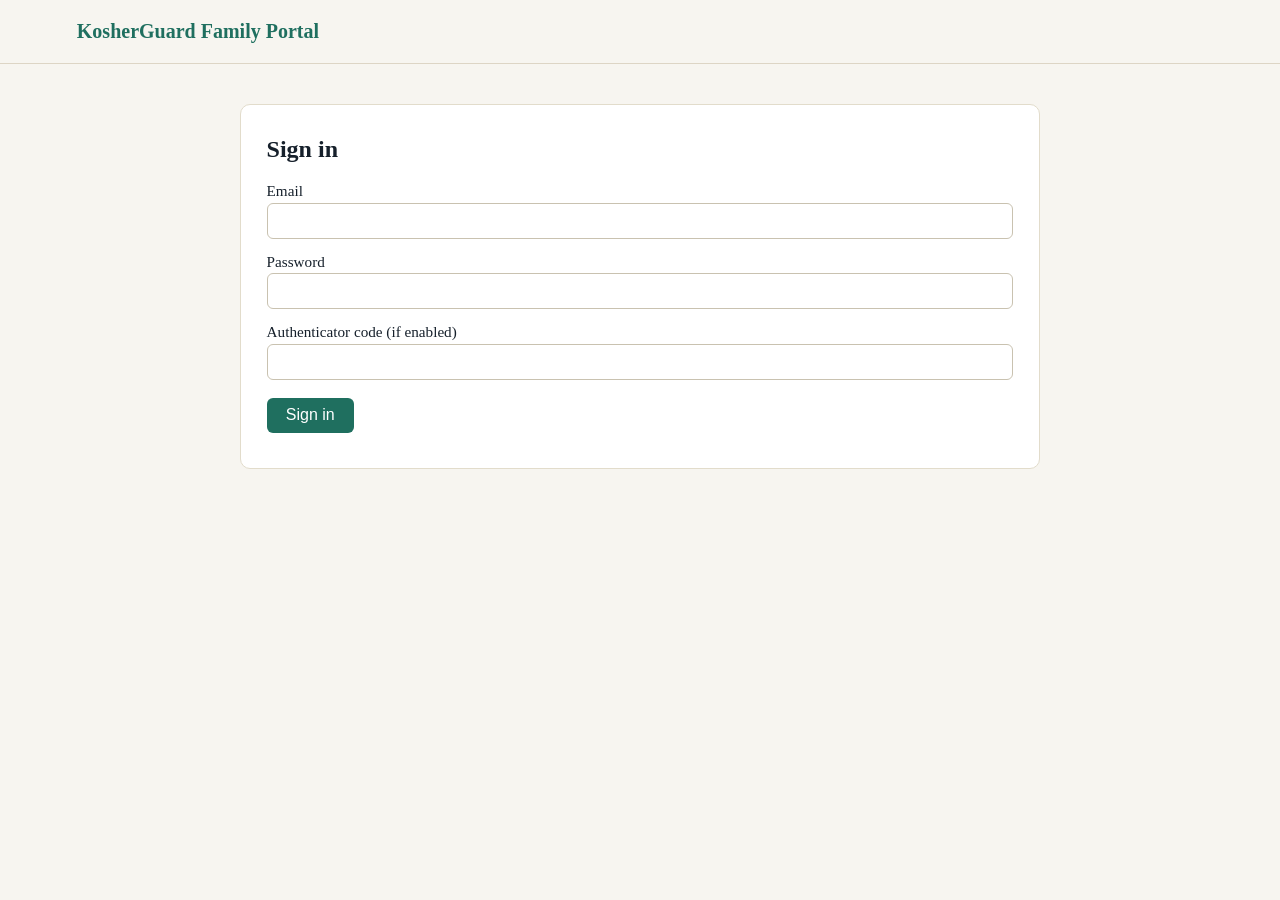
<file: portal/index.html>
<!DOCTYPE html>
<html lang="en">
<head>
<meta charset="utf-8">
<meta name="viewport" content="width=device-width, initial-scale=1">
<title>KosherGuard Family Portal</title>
<style>
:root { --ink:#16202b; --accent:#1f6f5f; --paper:#f7f5f0; }
* { box-sizing: border-box; margin: 0; }
body { font-family: Georgia, serif; color: var(--ink); background: var(--paper); line-height: 1.55; }
header { padding: 1rem 6vw; border-bottom: 1px solid #ddd5c5; display:flex; justify-content:space-between; }
.logo { font-weight: bold; color: var(--accent); font-size: 1.25rem; }
main { max-width: 52rem; margin: 2.5rem auto; padding: 0 1rem; }
.panel { background:#fff; border:1px solid #e2dccb; border-radius:10px; padding:1.6rem; margin-bottom:1.4rem; }
label { display:block; margin:.7rem 0 .2rem; font-size:.95rem; }
input, select, textarea { width:100%; padding:.5rem; border:1px solid #c9c2b0; border-radius:6px; font-size:1rem; font-family:inherit; }
button { background:var(--accent); color:#fff; border:0; padding:.55rem 1.2rem; border-radius:6px; font-size:1rem; margin-top:.9rem; cursor:pointer; }
button.small { padding:.2rem .6rem; font-size:.85rem; margin-top:0; }
button.reject { background:#8a3b3b; }
table { width:100%; border-collapse:collapse; margin-top:.8rem; }
th, td { text-align:left; padding:.45rem .3rem; border-bottom:1px solid #eee5d3; font-size:.95rem; }
.error { color:#a33; margin-top:.6rem; }
.note { color:#6b6353; font-size:.85rem; margin-top:.4rem; }
.badge { display:inline-block; padding:.05rem .5rem; border-radius:8px; font-size:.8rem; background:#e7efe9; }
.sched { font-size:.9rem; color:#3d4650; margin:.15rem 0 0 1rem; }
.hidden { display:none; }
</style>
</head>
<body>
<header><div class="logo">KosherGuard Family Portal</div><div id="who"></div></header>
<main>
  <section class="panel" id="login-panel">
    <h2>Sign in</h2>
    <form id="login-form">
      <label>Email <input id="email" type="email" required autocomplete="username"></label>
      <label>Password <input id="password" type="password" required autocomplete="current-password"></label>
      <label>Authenticator code (if enabled) <input id="totp" inputmode="numeric" autocomplete="one-time-code"></label>
      <button type="submit">Sign in</button>
      <div class="error" id="login-error"></div>
    </form>
  </section>
  <section class="panel hidden" id="devices-panel">
    <h2>Your devices</h2>
    <table id="devices"><thead><tr>
      <th>Name</th><th>State</th><th>Enrollment</th><th>Check-in history</th>
      <th>Reported vs published</th><th>Last policy/command receipt</th>
      <th>Command status (latest)</th>
    </tr></thead><tbody></tbody></table>
    <p class="note">Check-in history comes from stored device check-ins, not live presence.
    Policy/command receipts count only DDM status reports or command
    acknowledgements: a check-in alone does not create one. Command status is
    the server's command ledger only; the actual APNs push lifecycle is
    not observed by this server and is reported as unavailable. The
    server does not verify actual on-device enforcement.</p>
  </section>
  <section class="panel hidden" id="policies-panel">
    <h2>Family policies</h2>
    <p id="permitted" class="note"></p>
    <div id="policies"></div>
  </section>
  <section class="panel hidden" id="exceptions-panel">
    <h2>Exception requests</h2>
    <form id="exception-form">
      <label>Kind
        <select id="ex-kind">
          <option value="allow_domains">Allow specific domains</option>
          <option value="disable_policy">Temporarily disable policy (owner only)</option>
        </select>
      </label>
      <label>Applies to
        <select id="ex-scope">
          <option value="device">One device</option>
          <option value="group">A device group</option>
        </select>
      </label>
      <label id="ex-device-row">Device <select id="ex-device"></select></label>
      <label id="ex-group-row" class="hidden">Group <select id="ex-group"></select></label>
      <label id="ex-domains-row">Domains (one per line)
        <textarea id="ex-domains" rows="2" placeholder="example.com"></textarea></label>
      <label>Reason <input id="ex-reason" required maxlength="500"></label>
      <label>Duration (minutes, 5-10080) <input id="ex-duration" type="number" min="5" max="10080" value="120" required></label>
      <button type="submit">Request exception</button>
      <div class="error" id="ex-error"></div>
    </form>
    <table id="exceptions"><thead><tr>
      <th>What</th><th>Reason</th><th>Duration</th><th>Requested by</th>
      <th>Status</th><th></th>
    </tr></thead><tbody></tbody></table>
    <p class="note">A pending request changes nothing. Only an owner, or
    a guardian within their delegated limits, can approve a request into
    a live exception; every decision is audited.</p>
  </section>
  <section class="panel hidden" id="support-panel">
    <h2>Support</h2>
    <form id="support-form">
      <label>Topic
        <select id="support-kind">
          <option value="general">General question</option>
          <option value="account_recovery">Account recovery</option>
          <option value="enrollment_assistance">Enrollment assistance</option>
          <option value="connectivity_troubleshooting">Device connectivity troubleshooting</option>
          <option value="policy_change">Policy-change request</option>
        </select>
      </label>
      <label>Subject <input id="support-subject" required maxlength="200"></label>
      <label>Details <textarea id="support-body" rows="3" required></textarea></label>
      <button type="submit">Send support request</button>
      <div id="support-msg"></div>
    </form>
    <table id="support-requests"><thead><tr><th>Subject</th><th>Status</th></tr></thead><tbody></tbody></table>
  </section>
  <section class="panel hidden" id="signout-panel">
    <button id="signout">Sign out</button>
  </section>
</main>
<script src="/portal/app.js"></script>
</body>
</html>
</file>
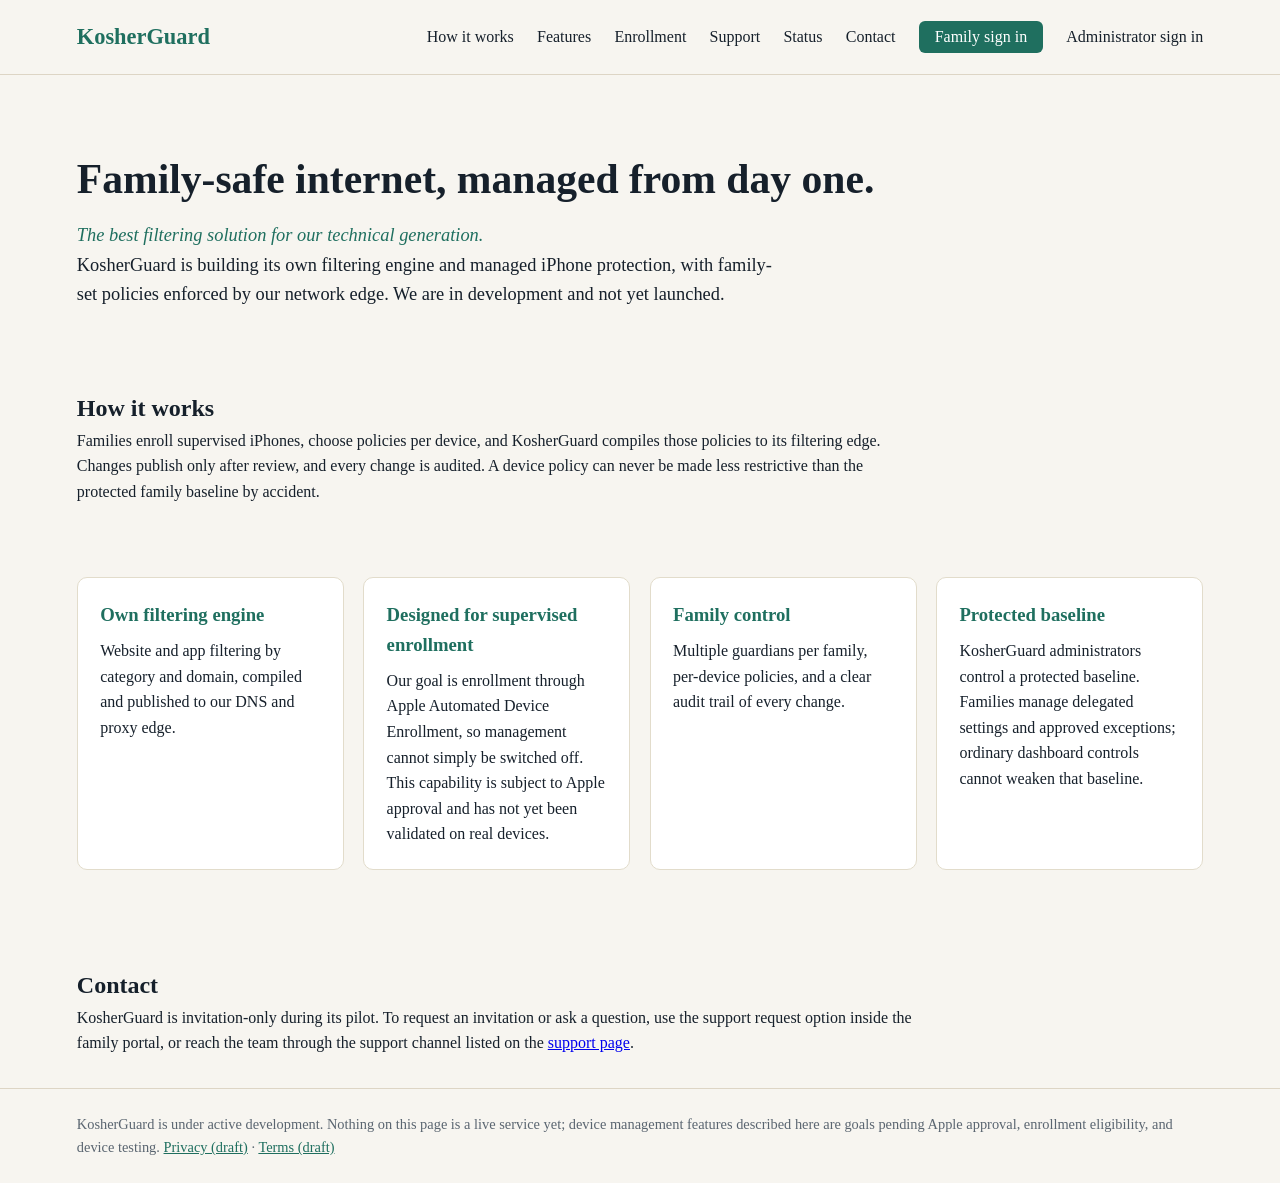
<file: website/index.html>
<!DOCTYPE html>
<html lang="en">
<head>
<meta charset="utf-8">
<meta name="viewport" content="width=device-width, initial-scale=1">
<title>KosherGuard - The best filtering solution for our technical generation</title>
<style>
:root { --ink:#16202b; --accent:#1f6f5f; --paper:#f7f5f0; }
* { box-sizing: border-box; margin: 0; }
body { font-family: Georgia, 'Times New Roman', serif; color: var(--ink); background: var(--paper); line-height: 1.6; }
header { padding: 1.2rem 6vw; display: flex; justify-content: space-between; align-items: center; border-bottom: 1px solid #ddd5c5; flex-wrap: wrap; gap: .6rem; }
.logo { font-size: 1.4rem; font-weight: bold; color: var(--accent); }
nav a { margin-left: 1.2rem; color: var(--ink); text-decoration: none; }
nav a.cta { background: var(--accent); color: #fff; padding: .45rem 1rem; border-radius: 6px; white-space: nowrap; }
@media (max-width: 640px) {
  header { flex-direction: column; align-items: flex-start; }
  nav { display: flex; flex-wrap: wrap; gap: .6rem 1rem; }
  nav a { margin-left: 0; }
}
.hero { padding: 5rem 6vw 3rem; max-width: 62rem; }
.hero h1 { font-size: 2.6rem; line-height: 1.2; margin-bottom: 1rem; }
.hero p { font-size: 1.15rem; max-width: 44rem; }
.tagline { color: var(--accent); font-style: italic; }
.cards { display: grid; grid-template-columns: repeat(auto-fit, minmax(240px,1fr)); gap: 1.2rem; padding: 2.5rem 6vw 4rem; }
.card { background: #fff; border: 1px solid #e2dccb; border-radius: 10px; padding: 1.4rem; }
.card h3 { color: var(--accent); margin-bottom: .5rem; }
section.block { padding: 2rem 6vw; max-width: 62rem; }
footer { padding: 1.5rem 6vw; border-top: 1px solid #ddd5c5; font-size: .9rem; color: #5a6570; }
footer a { color: var(--accent); }
</style>
</head>
<body>
<header>
  <div class="logo">KosherGuard</div>
  <nav>
    <a href="#how-it-works">How it works</a>
    <a href="#features">Features</a>
    <a href="enrollment.html">Enrollment</a>
    <a href="support.html">Support</a>
    <a href="status.html">Status</a>
    <a href="#contact">Contact</a>
    <a class="cta" href="/portal/">Family sign in</a>
    <a href="/web/">Administrator sign in</a>
  </nav>
</header>
<section class="hero" id="how">
  <h1>Family-safe internet, managed from day one.</h1>
  <p class="tagline">The best filtering solution for our technical generation.</p>
  <p>KosherGuard is building its own filtering engine and managed iPhone
  protection, with family-set policies enforced by our network edge.
  We are in development and not yet launched.</p>
</section>
<section class="block" id="how-it-works">
  <h2>How it works</h2>
  <p>Families enroll supervised iPhones, choose policies per device, and
  KosherGuard compiles those policies to its filtering edge. Changes
  publish only after review, and every change is audited. A device
  policy can never be made less restrictive than the protected family
  baseline by accident.</p>
</section>
<section class="cards" id="features">
  <div class="card"><h3>Own filtering engine</h3>
    <p>Website and app filtering by category and domain, compiled and
    published to our DNS and proxy edge.</p></div>
  <div class="card"><h3>Designed for supervised enrollment</h3>
    <p>Our goal is enrollment through Apple Automated Device Enrollment,
    so management cannot simply be switched off. This capability is
    subject to Apple approval and has not yet been validated on real
    devices.</p></div>
  <div class="card"><h3>Family control</h3>
    <p>Multiple guardians per family, per-device policies, and a clear
    audit trail of every change.</p></div>
  <div class="card"><h3>Protected baseline</h3>
    <p>KosherGuard administrators control a protected baseline. Families
    manage delegated settings and approved exceptions; ordinary
    dashboard controls cannot weaken that baseline.</p></div>
</section>
<section class="block" id="contact">
  <h2>Contact</h2>
  <p>KosherGuard is invitation-only during its pilot. To request an
  invitation or ask a question, use the support request option inside
  the family portal, or reach the team through the support channel
  listed on the <a href="support.html">support page</a>.</p>
</section>
<footer>KosherGuard is under active development. Nothing on this page is a
  live service yet; device management features described here are goals
  pending Apple approval, enrollment eligibility, and device testing.
  <a href="privacy.html">Privacy (draft)</a> &middot;
  <a href="terms.html">Terms (draft)</a></footer>
</body>
</html>
</file>
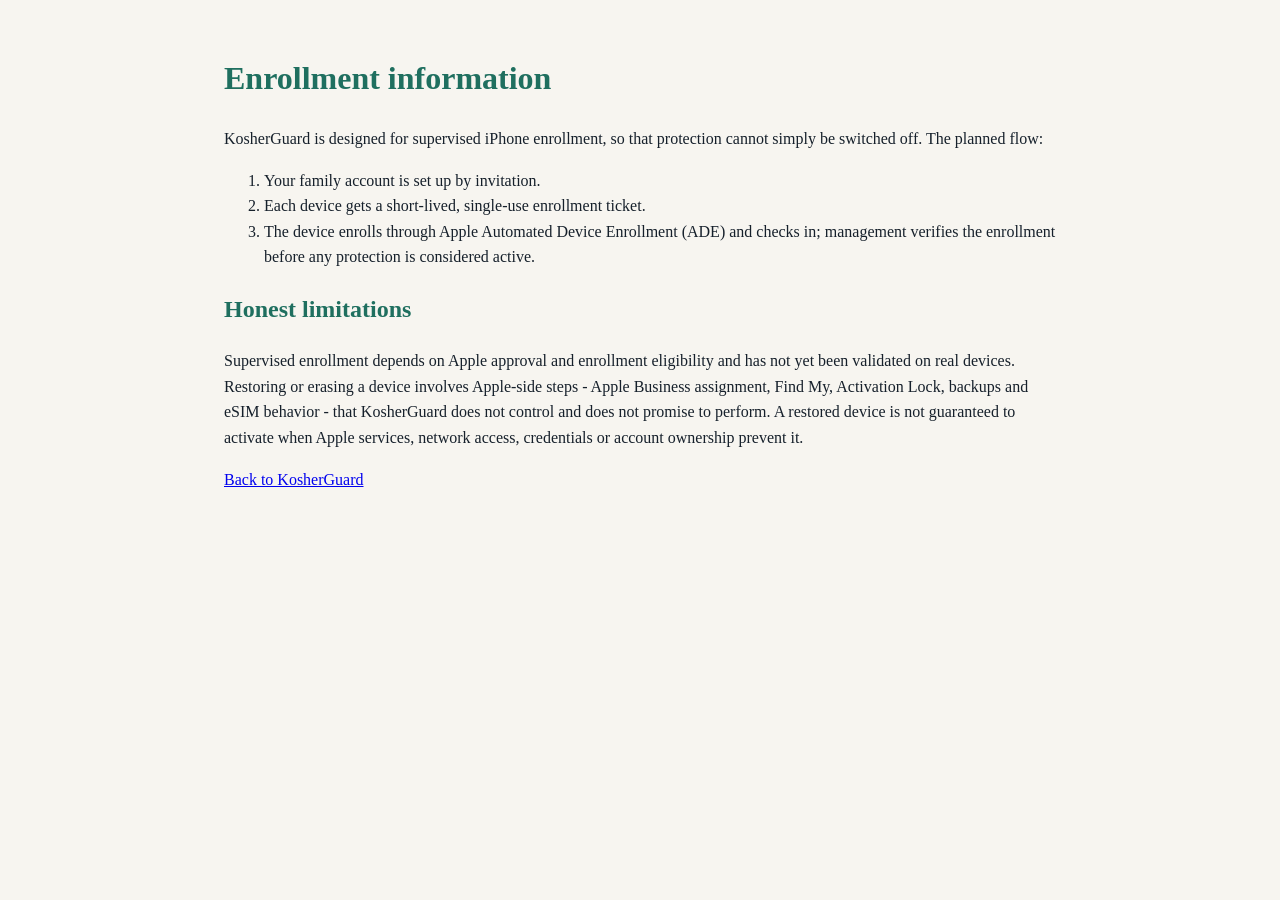
<file: website/enrollment.html>
<!DOCTYPE html>
<html lang="en">
<head>
<meta charset="utf-8">
<meta name="viewport" content="width=device-width, initial-scale=1">
<title>KosherGuard - Enrollment information</title>
<style>
:root { --ink:#16202b; --accent:#1f6f5f; --paper:#f7f5f0; }
body { font-family: Georgia, serif; color: var(--ink); background: var(--paper); line-height: 1.6; max-width: 52rem; margin: 0 auto; padding: 2rem 1rem; }
h1, h2 { color: var(--accent); }
</style>
</head>
<body>
<h1>Enrollment information</h1>
<p>KosherGuard is designed for supervised iPhone enrollment, so that
protection cannot simply be switched off. The planned flow:</p>
<ol>
  <li>Your family account is set up by invitation.</li>
  <li>Each device gets a short-lived, single-use enrollment ticket.</li>
  <li>The device enrolls through Apple Automated Device Enrollment
  (ADE) and checks in; management verifies the enrollment before any
  protection is considered active.</li>
</ol>
<h2>Honest limitations</h2>
<p>Supervised enrollment depends on Apple approval and enrollment
eligibility and has not yet been validated on real devices. Restoring
or erasing a device involves Apple-side steps - Apple Business
assignment, Find My, Activation Lock, backups and eSIM behavior -
that KosherGuard does not control and does not promise to perform. A
restored device is not guaranteed to activate when Apple services,
network access, credentials or account ownership prevent it.</p>
<p><a href="index.html">Back to KosherGuard</a></p>
</body>
</html>
</file>
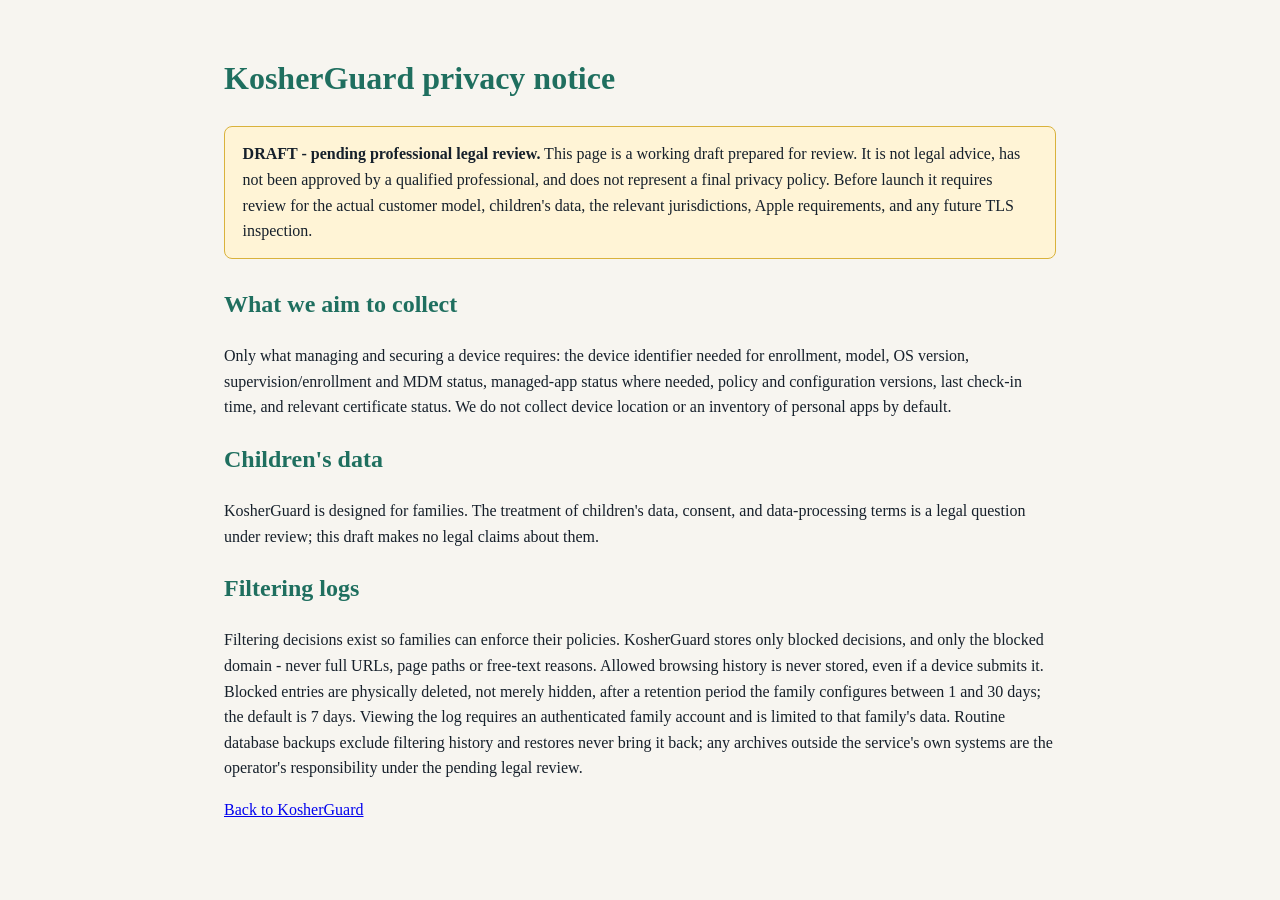
<file: website/privacy.html>
<!DOCTYPE html>
<html lang="en">
<head>
<meta charset="utf-8">
<meta name="viewport" content="width=device-width, initial-scale=1">
<title>KosherGuard - Privacy notice (DRAFT)</title>
<style>
:root { --ink:#16202b; --accent:#1f6f5f; --paper:#f7f5f0; }
body { font-family: Georgia, serif; color: var(--ink); background: var(--paper); line-height: 1.6; max-width: 52rem; margin: 0 auto; padding: 2rem 1rem; }
h1, h2 { color: var(--accent); }
.draft { background: #fff4d6; border: 1px solid #d9b23c; border-radius: 8px; padding: .9rem 1.1rem; margin: 1rem 0 1.6rem; }
</style>
</head>
<body>
<h1>KosherGuard privacy notice</h1>
<div class="draft"><strong>DRAFT - pending professional legal
review.</strong> This page is a working draft prepared for review. It
is not legal advice, has not been approved by a qualified professional,
and does not represent a final privacy policy. Before launch it
requires review for the actual customer model, children's data, the
relevant jurisdictions, Apple requirements, and any future TLS
inspection.</div>
<h2>What we aim to collect</h2>
<p>Only what managing and securing a device requires: the device
identifier needed for enrollment, model, OS version,
supervision/enrollment and MDM status, managed-app status where
needed, policy and configuration versions, last check-in time, and
relevant certificate status. We do not collect device location or an
inventory of personal apps by default.</p>
<h2>Children's data</h2>
<p>KosherGuard is designed for families. The treatment of children's
data, consent, and data-processing terms is a legal question under
review; this draft makes no legal claims about them.</p>
<h2>Filtering logs</h2>
<p>Filtering decisions exist so families can enforce their policies.
KosherGuard stores only blocked decisions, and only the blocked
domain - never full URLs, page paths or free-text reasons. Allowed
browsing history is never stored, even if a device submits it.
Blocked entries are physically deleted, not merely hidden, after a
retention period the family configures between 1 and 30 days; the
default is 7 days. Viewing the log requires an authenticated family
account and is limited to that family's data. Routine database
backups exclude filtering history and restores never bring it back;
any archives outside the service's own systems are the operator's
responsibility under the pending legal review.</p>
<p><a href="index.html">Back to KosherGuard</a></p>
</body>
</html>
</file>
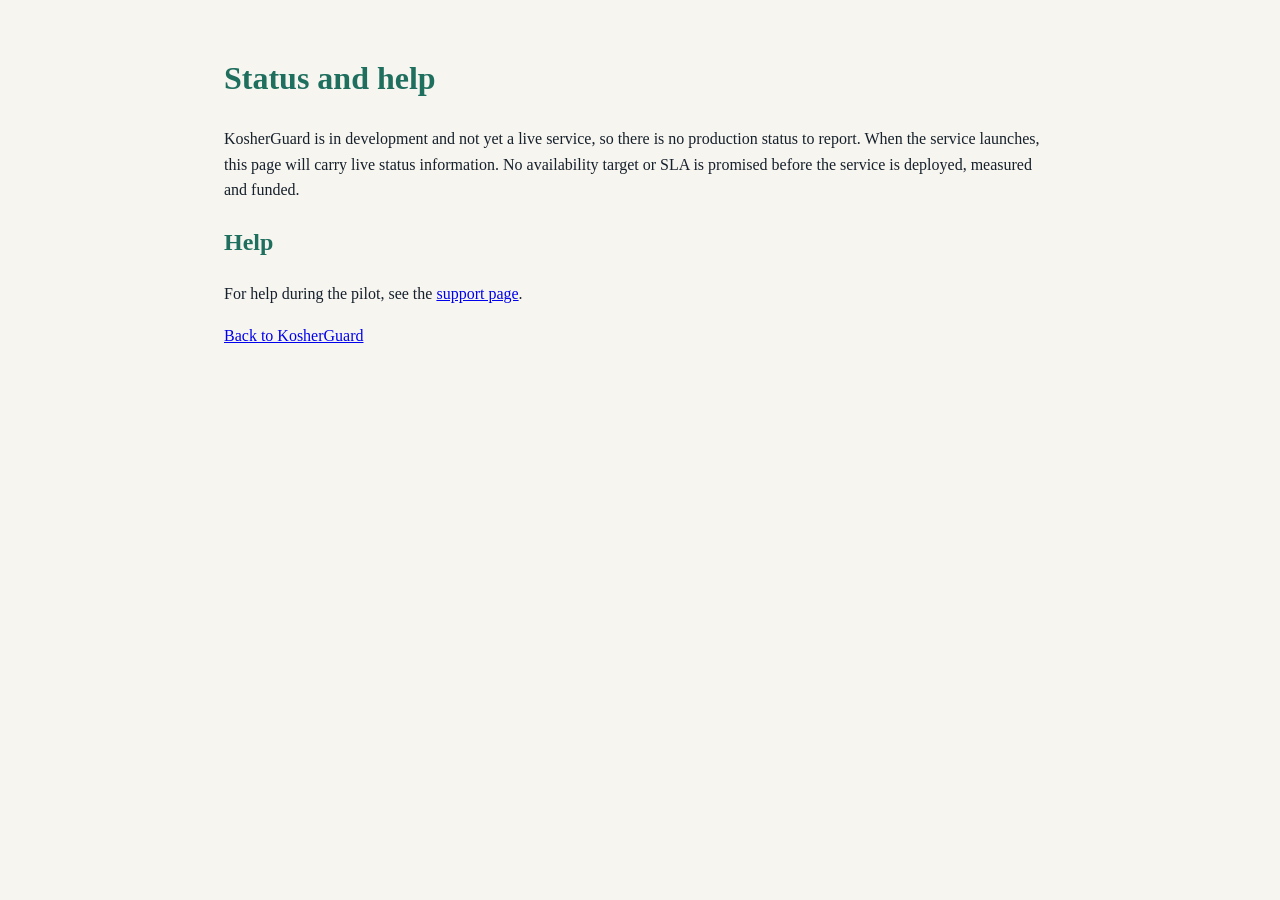
<file: website/status.html>
<!DOCTYPE html>
<html lang="en">
<head>
<meta charset="utf-8">
<meta name="viewport" content="width=device-width, initial-scale=1">
<title>KosherGuard - Status and help</title>
<style>
:root { --ink:#16202b; --accent:#1f6f5f; --paper:#f7f5f0; }
body { font-family: Georgia, serif; color: var(--ink); background: var(--paper); line-height: 1.6; max-width: 52rem; margin: 0 auto; padding: 2rem 1rem; }
h1, h2 { color: var(--accent); }
</style>
</head>
<body>
<h1>Status and help</h1>
<p>KosherGuard is in development and not yet a live service, so there
is no production status to report. When the service launches, this
page will carry live status information. No availability target or
SLA is promised before the service is deployed, measured and funded.</p>
<h2>Help</h2>
<p>For help during the pilot, see the <a href="support.html">support
page</a>.</p>
<p><a href="index.html">Back to KosherGuard</a></p>
</body>
</html>
</file>
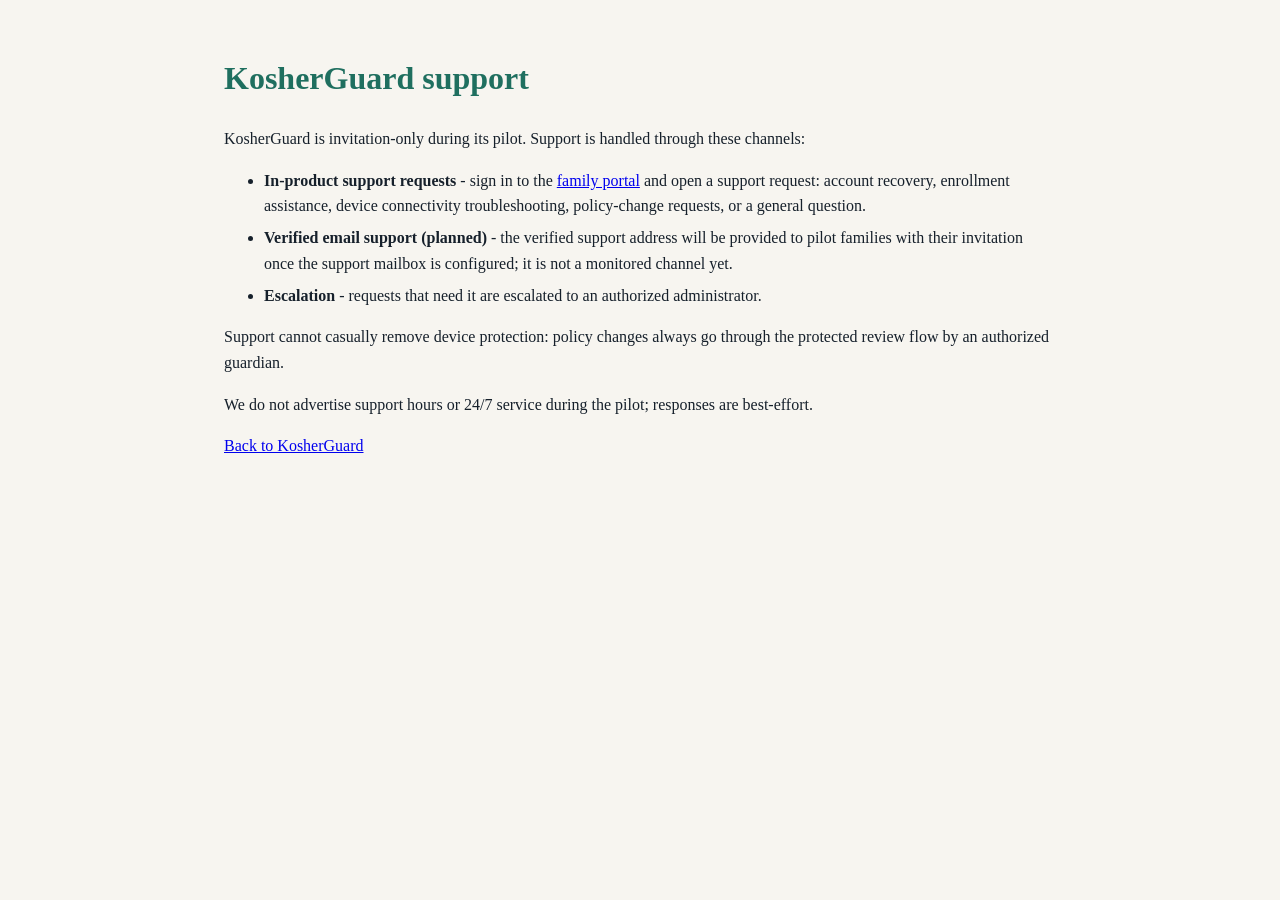
<file: website/support.html>
<!DOCTYPE html>
<html lang="en">
<head>
<meta charset="utf-8">
<meta name="viewport" content="width=device-width, initial-scale=1">
<title>KosherGuard - Support</title>
<style>
:root { --ink:#16202b; --accent:#1f6f5f; --paper:#f7f5f0; }
body { font-family: Georgia, serif; color: var(--ink); background: var(--paper); line-height: 1.6; max-width: 52rem; margin: 0 auto; padding: 2rem 1rem; }
h1, h2 { color: var(--accent); }
li { margin: .4rem 0; }
</style>
</head>
<body>
<h1>KosherGuard support</h1>
<p>KosherGuard is invitation-only during its pilot. Support is handled
through these channels:</p>
<ul>
  <li><strong>In-product support requests</strong> - sign in to the
  <a href="/portal/">family portal</a> and open a support request:
  account recovery, enrollment assistance, device connectivity
  troubleshooting, policy-change requests, or a general question.</li>
  <li><strong>Verified email support (planned)</strong> - the verified
  support address will be provided to pilot families with their
  invitation once the support mailbox is configured; it is not a
  monitored channel yet.</li>
  <li><strong>Escalation</strong> - requests that need it are escalated
  to an authorized administrator.</li>
</ul>
<p>Support cannot casually remove device protection: policy changes
always go through the protected review flow by an authorized
guardian.</p>
<p>We do not advertise support hours or 24/7 service during the pilot;
responses are best-effort.</p>
<p><a href="index.html">Back to KosherGuard</a></p>
</body>
</html>
</file>
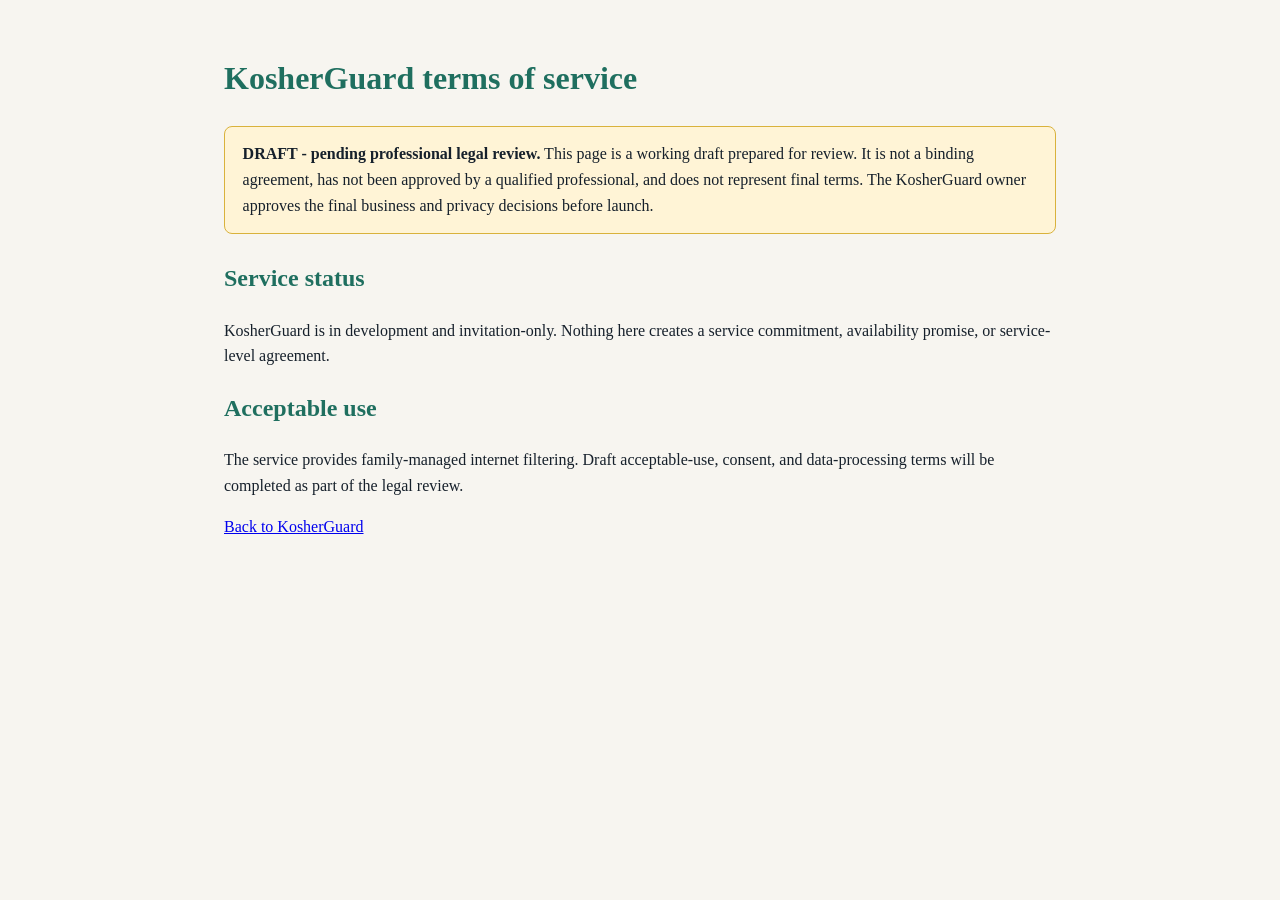
<file: website/terms.html>
<!DOCTYPE html>
<html lang="en">
<head>
<meta charset="utf-8">
<meta name="viewport" content="width=device-width, initial-scale=1">
<title>KosherGuard - Terms of service (DRAFT)</title>
<style>
:root { --ink:#16202b; --accent:#1f6f5f; --paper:#f7f5f0; }
body { font-family: Georgia, serif; color: var(--ink); background: var(--paper); line-height: 1.6; max-width: 52rem; margin: 0 auto; padding: 2rem 1rem; }
h1, h2 { color: var(--accent); }
.draft { background: #fff4d6; border: 1px solid #d9b23c; border-radius: 8px; padding: .9rem 1.1rem; margin: 1rem 0 1.6rem; }
</style>
</head>
<body>
<h1>KosherGuard terms of service</h1>
<div class="draft"><strong>DRAFT - pending professional legal
review.</strong> This page is a working draft prepared for review. It
is not a binding agreement, has not been approved by a qualified
professional, and does not represent final terms. The KosherGuard
owner approves the final business and privacy decisions before
launch.</div>
<h2>Service status</h2>
<p>KosherGuard is in development and invitation-only. Nothing here
creates a service commitment, availability promise, or service-level
agreement.</p>
<h2>Acceptable use</h2>
<p>The service provides family-managed internet filtering. Draft
acceptable-use, consent, and data-processing terms will be completed
as part of the legal review.</p>
<p><a href="index.html">Back to KosherGuard</a></p>
</body>
</html>
</file>
